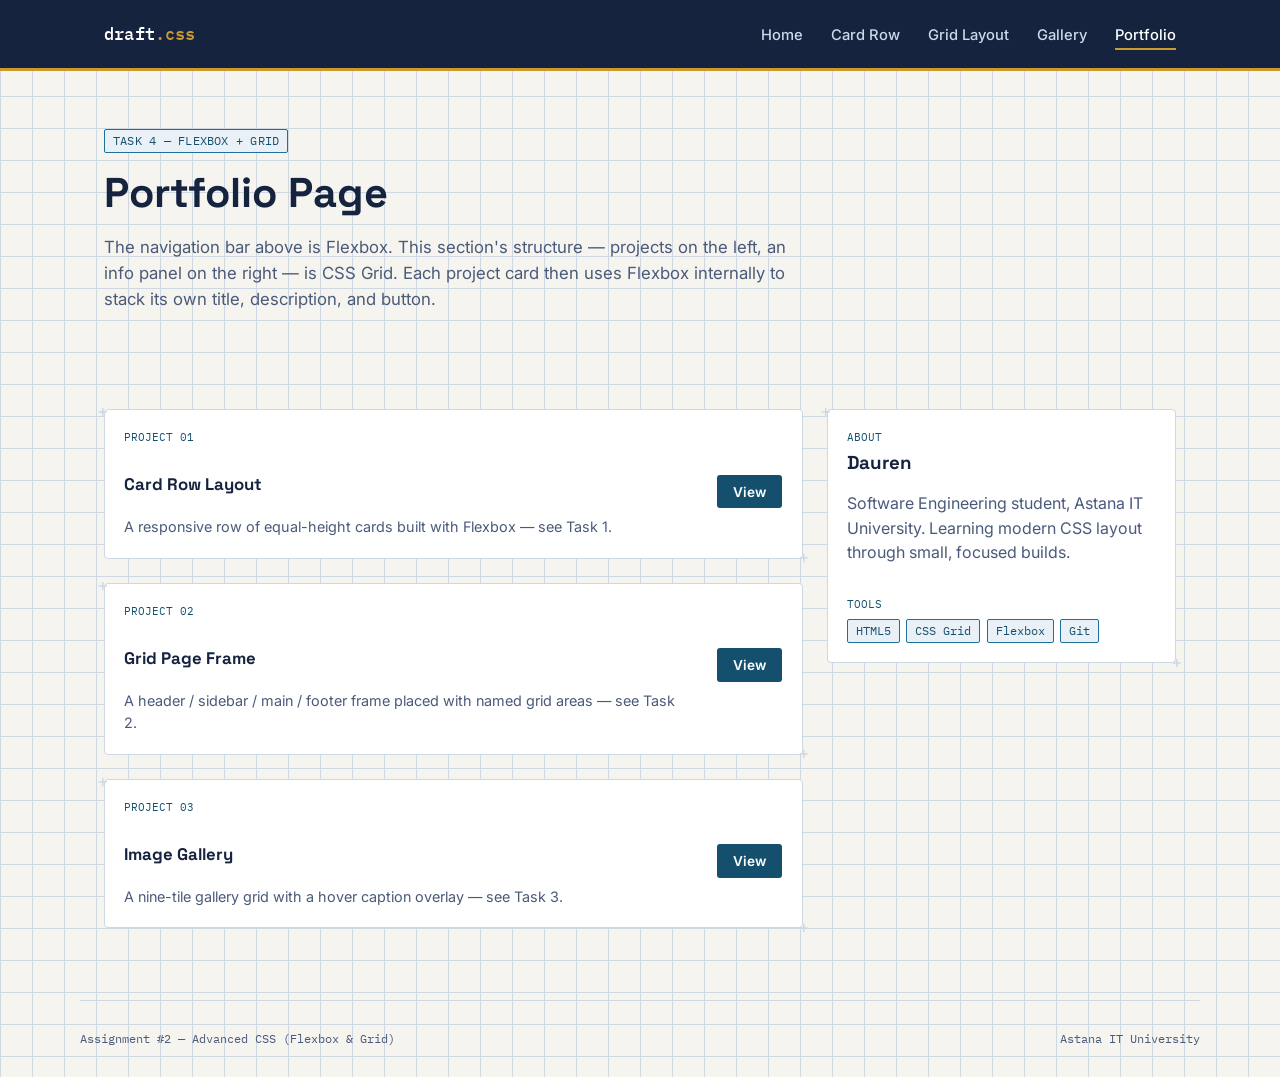
<file: index.html>
<!DOCTYPE html>
<html lang="en">
<head>
<meta charset="UTF-8">
<meta name="viewport" content="width=device-width, initial-scale=1">
<title>Task 4 — Portfolio Page | Dauren</title>
<link rel="stylesheet" href="style.css">
</head>
<body>

<header class="site-header">
  <nav class="navbar">
    <a href="index.html" class="logo">draft<span>.css</span></a>
    <ul class="nav-links">
      <li><a href="index.html">Home</a></li>
      <li><a href="task1.html">Card Row</a></li>
      <li><a href="task2.html">Grid Layout</a></li>
      <li><a href="task3.html">Gallery</a></li>
      <li><a href="task4.html" aria-current="page">Portfolio</a></li>
    </ul>
  </nav>
</header>

<main class="wrap">

  <section class="hero">
    <span class="tag">TASK 4 — FLEXBOX + GRID</span>
    <h1>Portfolio Page</h1>
    <p>
      The navigation bar above is Flexbox. This section's structure —
      projects on the left, an info panel on the right — is CSS Grid.
      Each project card then uses Flexbox internally to stack its own
      title, description, and button.
    </p>
  </section>

  <section>
    <div class="portfolio-main">
      <div class="projects-col">
        <article class="project-card sheet">
          <span class="grid-label">PROJECT 01</span>
          <div class="row">
            <h3>Card Row Layout</h3>
            <button class="btn" type="button">View</button>
          </div>
          <p>A responsive row of equal-height cards built with Flexbox — see Task 1.</p>
        </article>
        <article class="project-card sheet">
          <span class="grid-label">PROJECT 02</span>
          <div class="row">
            <h3>Grid Page Frame</h3>
            <button class="btn" type="button">View</button>
          </div>
          <p>A header / sidebar / main / footer frame placed with named grid areas — see Task 2.</p>
        </article>
        <article class="project-card sheet">
          <span class="grid-label">PROJECT 03</span>
          <div class="row">
            <h3>Image Gallery</h3>
            <button class="btn" type="button">View</button>
          </div>
          <p>A nine-tile gallery grid with a hover caption overlay — see Task 3.</p>
        </article>
      </div>

      <aside class="info-panel sheet">
        <div>
          <span class="grid-label">ABOUT</span>
          <h3>Dauren</h3>
          <p>Software Engineering student, Astana IT University. Learning modern CSS layout through small, focused builds.</p>
        </div>
        <div>
          <span class="grid-label">TOOLS</span>
          <ul class="skill-list">
            <li>HTML5</li>
            <li>CSS Grid</li>
            <li>Flexbox</li>
            <li>Git</li>
          </ul>
        </div>
      </aside>
    </div>
  </section>

</main>

<footer class="site-footer">
  <span>Assignment #2 — Advanced CSS (Flexbox &amp; Grid)</span>
  <span>Astana IT University</span>
</footer>

</body>
</html>
</file>
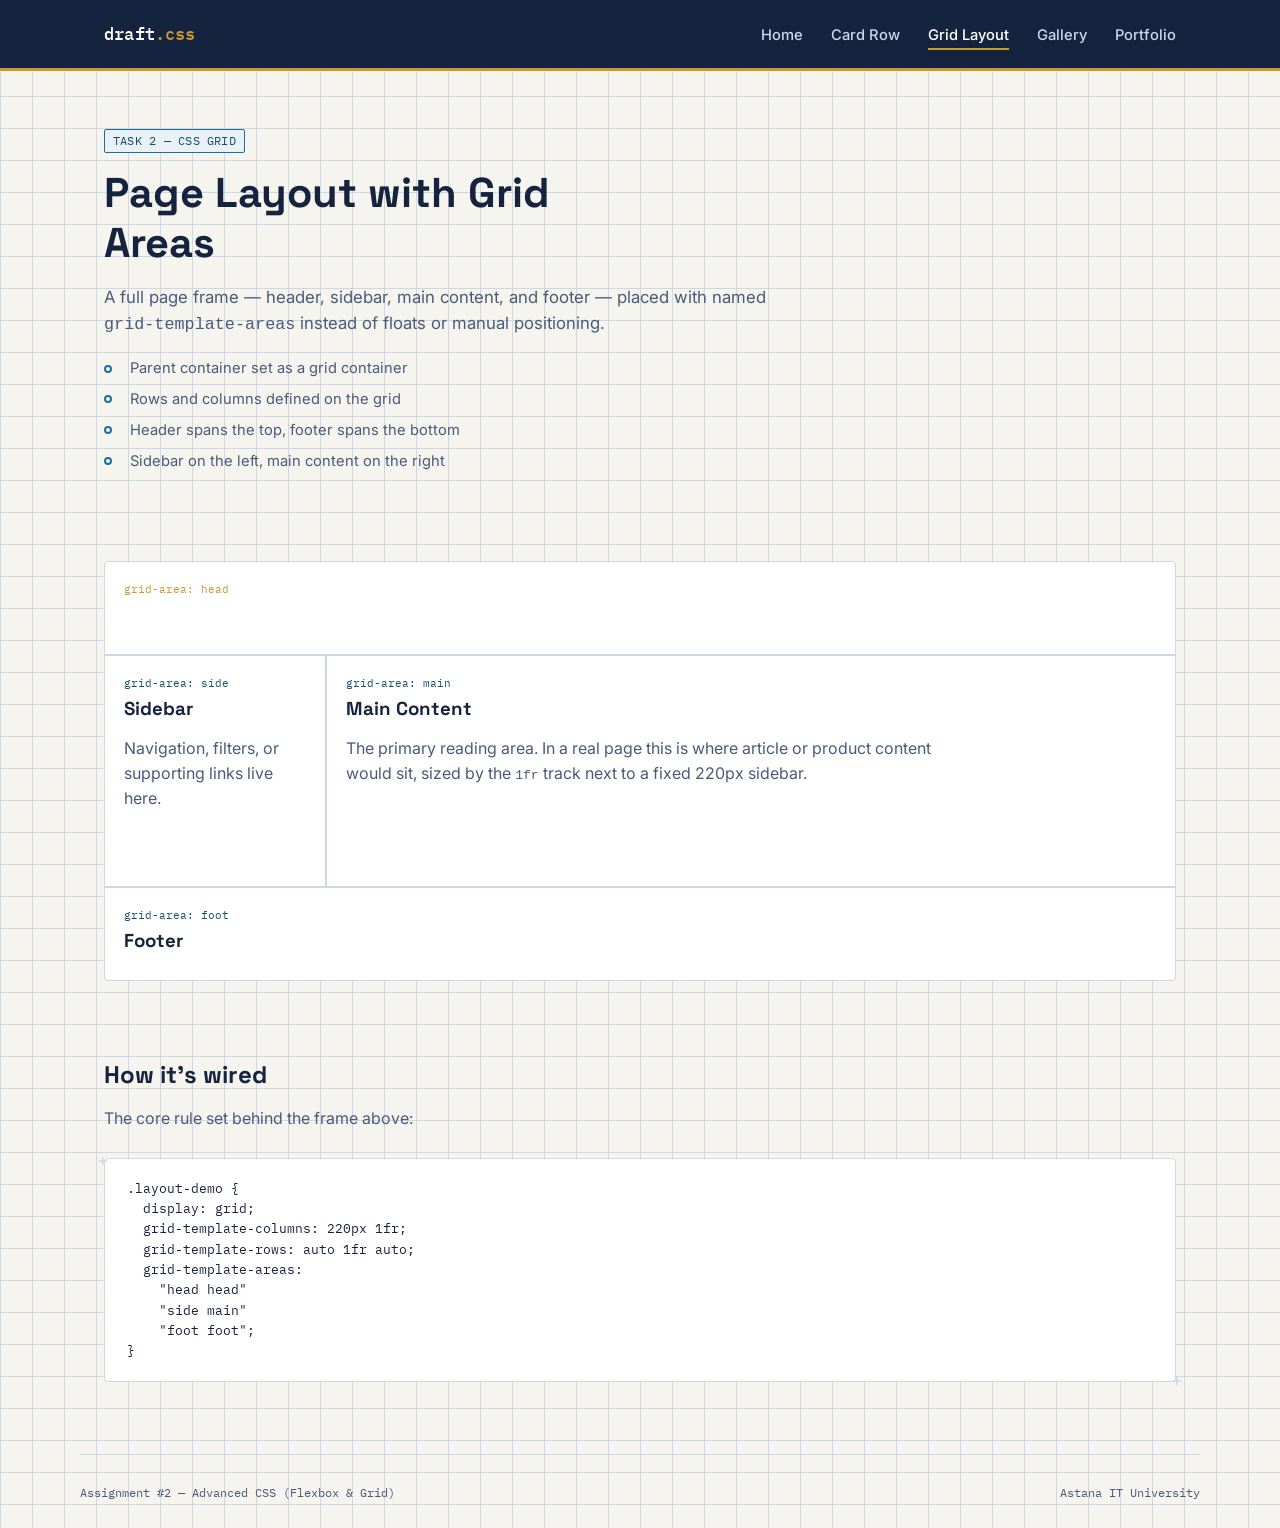
<file: task2.html>
<!DOCTYPE html>
<html lang="en">
<head>
<meta charset="UTF-8">
<meta name="viewport" content="width=device-width, initial-scale=1">
<title>Task 2 — Grid Layout | Dauren</title>
<link rel="stylesheet" href="style.css">
</head>
<body>

<header class="site-header">
  <nav class="navbar">
    <a href="index.html" class="logo">draft<span>.css</span></a>
    <ul class="nav-links">
      <li><a href="index.html">Home</a></li>
      <li><a href="task1.html">Card Row</a></li>
      <li><a href="task2.html" aria-current="page">Grid Layout</a></li>
      <li><a href="task3.html">Gallery</a></li>
      <li><a href="task4.html">Portfolio</a></li>
    </ul>
  </nav>
</header>

<main class="wrap">

  <section class="hero">
    <span class="tag">TASK 2 — CSS GRID</span>
    <h1>Page Layout with Grid Areas</h1>
    <p>
      A full page frame — header, sidebar, main content, and footer —
      placed with named <code>grid-template-areas</code> instead of
      floats or manual positioning.
    </p>
    <ul class="checklist">
      <li>Parent container set as a grid container</li>
      <li>Rows and columns defined on the grid</li>
      <li>Header spans the top, footer spans the bottom</li>
      <li>Sidebar on the left, main content on the right</li>
    </ul>
  </section>

  <section>
    <div class="layout-demo">
      <div class="la-head">
        <span class="grid-label">grid-area: head</span>
        <h3>Site Header</h3>
      </div>
      <div class="la-side">
        <span class="grid-label">grid-area: side</span>
        <h3>Sidebar</h3>
        <p>Navigation, filters, or supporting links live here.</p>
      </div>
      <div class="la-main">
        <span class="grid-label">grid-area: main</span>
        <h3>Main Content</h3>
        <p>The primary reading area. In a real page this is where article
          or product content would sit, sized by the <code>1fr</code>
          track next to a fixed 220px sidebar.</p>
      </div>
      <div class="la-foot">
        <span class="grid-label">grid-area: foot</span>
        <h3>Footer</h3>
      </div>
    </div>
  </section>

  <section>
    <div class="section-head">
      <h2>How it's wired</h2>
      <p>The core rule set behind the frame above:</p>
    </div>
    <div class="sheet" style="padding:1.2rem 1.4rem;">
      <pre style="margin:0; font-family:var(--font-mono); font-size:.82rem; color:var(--ink); overflow-x:auto;">.layout-demo {
  display: grid;
  grid-template-columns: 220px 1fr;
  grid-template-rows: auto 1fr auto;
  grid-template-areas:
    "head head"
    "side main"
    "foot foot";
}</pre>
    </div>
  </section>

</main>

<footer class="site-footer">
  <span>Assignment #2 — Advanced CSS (Flexbox &amp; Grid)</span>
  <span>Astana IT University</span>
</footer>

</body>
</html>
</file>
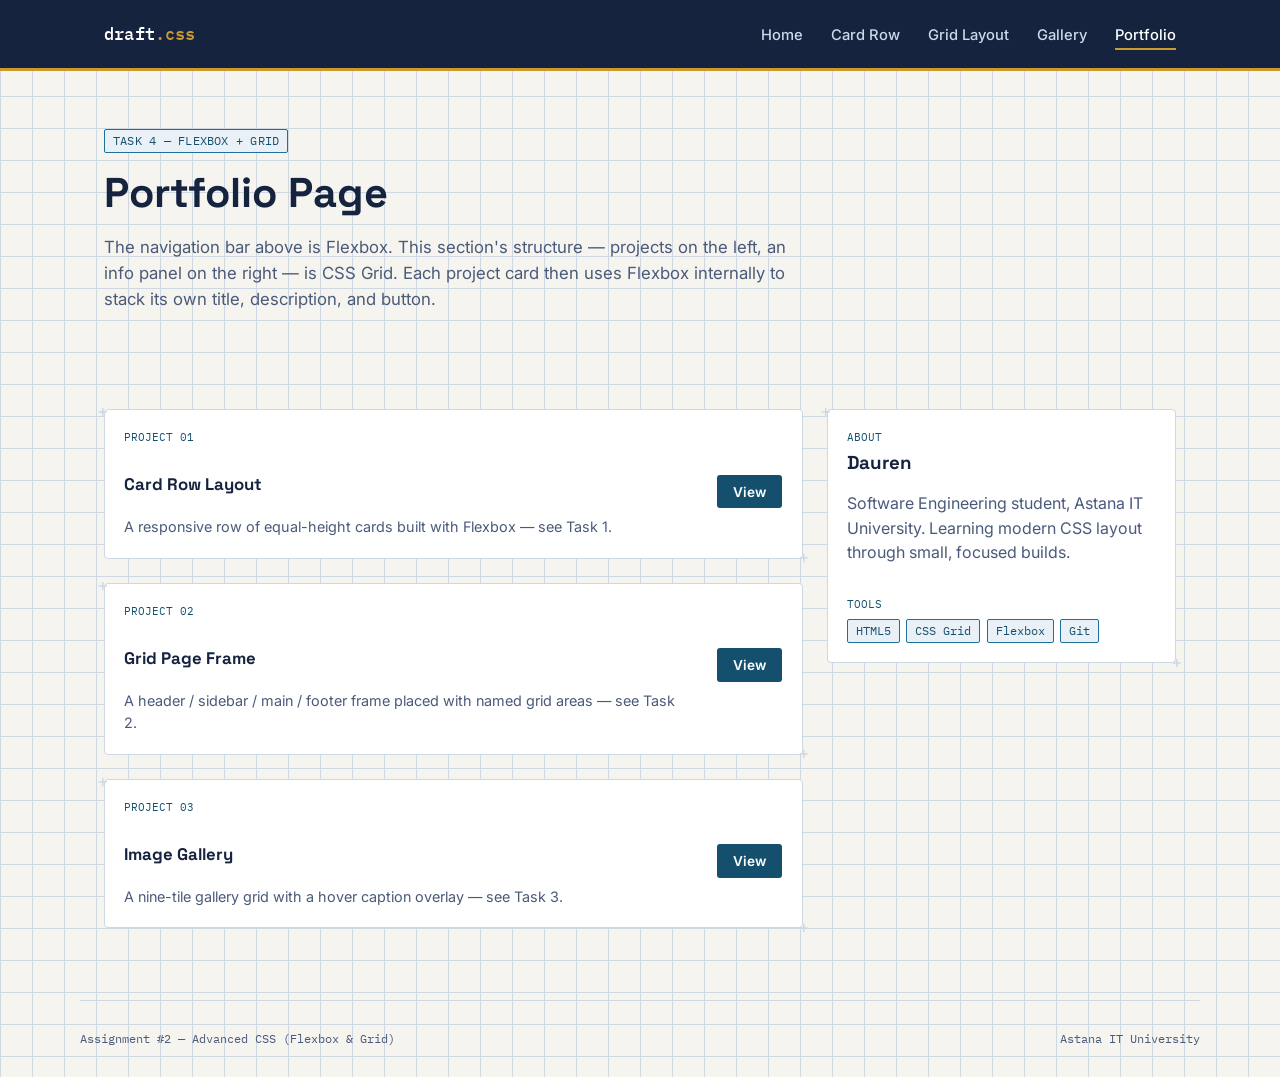
<file: task4.html>
<!DOCTYPE html>
<html lang="en">
<head>
<meta charset="UTF-8">
<meta name="viewport" content="width=device-width, initial-scale=1">
<title>Task 4 — Portfolio Page | Dauren</title>
<link rel="stylesheet" href="style.css">
</head>
<body>

<header class="site-header">
  <nav class="navbar">
    <a href="index.html" class="logo">draft<span>.css</span></a>
    <ul class="nav-links">
      <li><a href="index.html">Home</a></li>
      <li><a href="task1.html">Card Row</a></li>
      <li><a href="task2.html">Grid Layout</a></li>
      <li><a href="task3.html">Gallery</a></li>
      <li><a href="task4.html" aria-current="page">Portfolio</a></li>
    </ul>
  </nav>
</header>

<main class="wrap">

  <section class="hero">
    <span class="tag">TASK 4 — FLEXBOX + GRID</span>
    <h1>Portfolio Page</h1>
    <p>
      The navigation bar above is Flexbox. This section's structure —
      projects on the left, an info panel on the right — is CSS Grid.
      Each project card then uses Flexbox internally to stack its own
      title, description, and button.
    </p>
  </section>

  <section>
    <div class="portfolio-main">
      <div class="projects-col">
        <article class="project-card sheet">
          <span class="grid-label">PROJECT 01</span>
          <div class="row">
            <h3>Card Row Layout</h3>
            <button class="btn" type="button">View</button>
          </div>
          <p>A responsive row of equal-height cards built with Flexbox — see Task 1.</p>
        </article>
        <article class="project-card sheet">
          <span class="grid-label">PROJECT 02</span>
          <div class="row">
            <h3>Grid Page Frame</h3>
            <button class="btn" type="button">View</button>
          </div>
          <p>A header / sidebar / main / footer frame placed with named grid areas — see Task 2.</p>
        </article>
        <article class="project-card sheet">
          <span class="grid-label">PROJECT 03</span>
          <div class="row">
            <h3>Image Gallery</h3>
            <button class="btn" type="button">View</button>
          </div>
          <p>A nine-tile gallery grid with a hover caption overlay — see Task 3.</p>
        </article>
      </div>

      <aside class="info-panel sheet">
        <div>
          <span class="grid-label">ABOUT</span>
          <h3>Dauren</h3>
          <p>Software Engineering student, Astana IT University. Learning modern CSS layout through small, focused builds.</p>
        </div>
        <div>
          <span class="grid-label">TOOLS</span>
          <ul class="skill-list">
            <li>HTML5</li>
            <li>CSS Grid</li>
            <li>Flexbox</li>
            <li>Git</li>
          </ul>
        </div>
      </aside>
    </div>
  </section>

</main>

<footer class="site-footer">
  <span>Assignment #2 — Advanced CSS (Flexbox &amp; Grid)</span>
  <span>Astana IT University</span>
</footer>

</body>
</html>
</file>
<file: style.css>
@import url('https://fonts.googleapis.com/css2?family=Space+Grotesk:wght@500;600;700&family=Inter:wght@400;500;600&family=IBM+Plex+Mono:wght@500&display=swap');

:root{
  --paper:      #f6f4ee;
  --paper-line: #cdd8e3;
  --ink:        #16233f;
  --ink-soft:   #4a5a7a;
  --blue:       #1f6f9c;
  --blue-deep:  #14506e;
  --gold:       #c99a2e;
  --card-bg:    #ffffff;
  --radius:     4px;
  --gap:        1.5rem;
  --max:        1120px;

  --font-head: 'Space Grotesk', sans-serif;
  --font-body: 'Inter', sans-serif;
  --font-mono: 'IBM Plex Mono', monospace;
}

*, *::before, *::after{ box-sizing: border-box; }
html{ scroll-behavior: smooth; }

body{
  margin: 0;
  font-family: var(--font-body);
  color: var(--ink);
  background-color: var(--paper);
  background-image:
    linear-gradient(var(--paper-line) 1px, transparent 1px),
    linear-gradient(90deg, var(--paper-line) 1px, transparent 1px);
  background-size: 32px 32px;
  line-height: 1.55;
}

h1, h2, h3{
  font-family: var(--font-head);
  color: var(--ink);
  margin: 0 0 .5rem;
  line-height: 1.2;
}

p{ max-width: 62ch; color: var(--ink-soft); }

a{ color: var(--blue-deep); }

img{ max-width: 100%; display: block; }

.wrap{
  max-width: var(--max);
  margin: 0 auto;
  padding: 0 1.5rem;
}

.tag{
  display: inline-block;
  font-family: var(--font-mono);
  font-size: .72rem;
  letter-spacing: .02em;
  color: var(--blue-deep);
  background: #eaf1f6;
  border: 1px solid var(--blue);
  border-radius: 2px;
  padding: .15rem .5rem;
  margin-bottom: .9rem;
}




.sheet{
  position: relative;
  background: var(--card-bg);
  border: 1px solid var(--paper-line);
  border-radius: var(--radius);
}


.sheet::before, .sheet::after{
  content: "+";
  position: absolute;
  color: var(--paper-line);
  font-size: 1.1rem;
  line-height: 1;
}
.sheet::before{ top: -8px; left: -8px; }
.sheet::after{ bottom: -8px; right: -8px; }



.site-header{
  background: var(--ink);
  border-bottom: 3px solid var(--gold);
}
.navbar{
  max-width: var(--max);
  margin: 0 auto;
  padding: 0 1.5rem;
  min-height: 68px;

  display: flex;             
  align-items: center;      
  justify-content: space-between; 
  flex-wrap: wrap;
  gap: .75rem 1rem;
}
.logo{
  font-family: var(--font-mono);
  font-weight: 500;
  font-size: 1.05rem;
  color: #fff;
  text-decoration: none;
  letter-spacing: .01em;
}
.logo span{ color: var(--gold); }

.nav-links{
  list-style: none;
  display: flex;           
  align-items: center;
  gap: 1.75rem;               
  margin: 0;
  padding: 0;
}
.nav-links a{
  color: #cdd8e8;
  text-decoration: none;
  font-size: .92rem;
  font-weight: 500;
  padding: .3rem 0;
  border-bottom: 2px solid transparent;
  transition: border-color .15s ease, color .15s ease;
}
.nav-links a:hover,
.nav-links a[aria-current="page"]{
  color: #fff;
  border-color: var(--gold);
}


.hero{
  padding: 3.5rem 0 2.5rem;
}
.hero h1{ font-size: clamp(1.9rem, 3.4vw, 2.6rem); max-width: 20ch; }
.hero p{ font-size: 1.05rem; }

section{ padding: 2.5rem 0; }
.section-head{ margin-bottom: 1.75rem; max-width: 62ch; }

footer.site-footer{
  border-top: 1px solid var(--paper-line);
  margin-top: 2rem;
  padding: 1.75rem 0;
  font-family: var(--font-mono);
  font-size: .78rem;
  color: var(--ink-soft);
  display: flex;
  justify-content: space-between;
  flex-wrap: wrap;
  gap: .5rem;
  max-width: var(--max);
  margin-left: auto;
  margin-right: auto;
}


.card-row{
  display: flex;              
  flex-wrap: wrap;
  gap: var(--gap);            
  align-items: stretch;       
}
.card{
  flex: 1 1 260px;            
  display: flex;
  flex-direction: column;
  background: var(--card-bg);
  border: 1px solid var(--paper-line);
  border-radius: var(--radius);
  overflow: hidden;
  transition: transform .18s ease, box-shadow .18s ease;
}
.card:hover{
  transform: translateY(-4px);
  box-shadow: 0 12px 24px -14px rgba(22,35,63,.35);
}
.card img{ width: 100%; height: 150px; object-fit: cover; }
.card-body{
  padding: 1.1rem 1.2rem 1.4rem;
  display: flex;
  flex-direction: column;
  flex: 1;                   
}
.card-body h3{ font-size: 1.05rem; }
.card-body p{ font-size: .9rem; flex: 1; }
.btn{
  align-self: flex-start;
  margin-top: .9rem;
  font-family: var(--font-body);
  font-weight: 600;
  font-size: .85rem;
  color: #fff;
  background: var(--blue-deep);
  border: none;
  border-radius: 3px;
  padding: .55rem 1rem;
  cursor: pointer;
  transition: background .15s ease;
}
.btn:hover{ background: var(--blue); }




.layout-demo{
  display: grid;
  grid-template-columns: 220px 1fr;
  grid-template-rows: auto 1fr auto;
  grid-template-areas:
    "head head"
    "side main"
    "foot foot";
  gap: 2px;
  background: var(--paper-line);
  border: 1px solid var(--paper-line);
  border-radius: var(--radius);
  overflow: hidden;
  min-height: 420px;
}
.layout-demo > div{ background: var(--card-bg); padding: 1.2rem; }
.la-head{ grid-area: head; background: var(--ink); color: #fff; }
.la-side{ grid-area: side; }
.la-main{ grid-area: main; }
.la-foot{ grid-area: foot; background: #eef2f6; }
.la-head h3{ color:#fff; }
.grid-label{
  font-family: var(--font-mono);
  font-size: .7rem;
  color: var(--blue-deep);
  display: block;
  margin-bottom: .35rem;
}
.la-head .grid-label{ color: var(--gold); }

@media (max-width: 680px){
  .layout-demo{
    grid-template-columns: 1fr;
    grid-template-areas:
      "head"
      "side"
      "main"
      "foot";
  }
}




.gallery{
  display: grid;
  grid-template-columns: repeat(3, 1fr);   
  gap: var(--gap);                          
}
.gallery-item{
  position: relative;
  aspect-ratio: 4 / 3;
  overflow: hidden;
  border-radius: var(--radius);
  border: 1px solid var(--paper-line);
}
.gallery-item img{
  width: 100%; height: 100%; object-fit: cover;
  transition: transform .3s ease;
}
.gallery-item:hover img{ transform: scale(1.06); }
.gallery-cap{
  position: absolute; inset: auto 0 0 0;
  background: linear-gradient(0deg, rgba(20,29,52,.88), rgba(20,29,52,0));
  color: #fff;
  font-size: .82rem;
  padding: 1.6rem .8rem .55rem;
  transform: translateY(100%);
  transition: transform .25s ease;
}
.gallery-item:hover .gallery-cap{ transform: translateY(0); }

@media (max-width: 760px){
  .gallery{ grid-template-columns: repeat(2, 1fr); }
}
@media (max-width: 460px){
  .gallery{ grid-template-columns: 1fr; }
}


.portfolio-main{
  display: grid;
  grid-template-columns: 2fr 1fr;   
  gap: var(--gap);
  align-items: start;
}
@media (max-width: 760px){
  .portfolio-main{ grid-template-columns: 1fr; }
}

.project-card{
  display: flex;               
  flex-direction: column;
  gap: .5rem;
  background: var(--card-bg);
  border: 1px solid var(--paper-line);
  border-radius: var(--radius);
  padding: 1.2rem;
  margin-bottom: var(--gap);
}
.project-card:last-child{ margin-bottom: 0; }
.project-card .row{
  display: flex;
  justify-content: space-between;
  align-items: center;
  gap: 1rem;
}
.project-card h3{ font-size: 1.05rem; margin: 0; }
.project-card p{ font-size: .9rem; margin: 0; }

.info-panel{
  background: var(--card-bg);
  border: 1px solid var(--paper-line);
  border-radius: var(--radius);
  padding: 1.2rem;
  display: flex;
  flex-direction: column;
  gap: .9rem;
}
.info-panel .skill-list{
  display: flex;
  flex-wrap: wrap;
  gap: .4rem;
  list-style: none;
  padding: 0; margin: 0;
}
.info-panel .skill-list li{
  font-family: var(--font-mono);
  font-size: .72rem;
  background: #eaf1f6;
  color: var(--blue-deep);
  border: 1px solid var(--blue);
  border-radius: 2px;
  padding: .15rem .5rem;
}



.checklist{ list-style: none; padding: 0; margin: 1.2rem 0 0; }
.checklist li{
  font-size: .92rem;
  color: var(--ink-soft);
  padding-left: 1.6rem;
  position: relative;
  margin-bottom: .5rem;
}
.checklist li::before{
  content: "";
  position: absolute; left: 0; top: .45rem;
  width: 8px; height: 8px;
  border: 2px solid var(--blue);
  border-radius: 50%;
}
</file>
